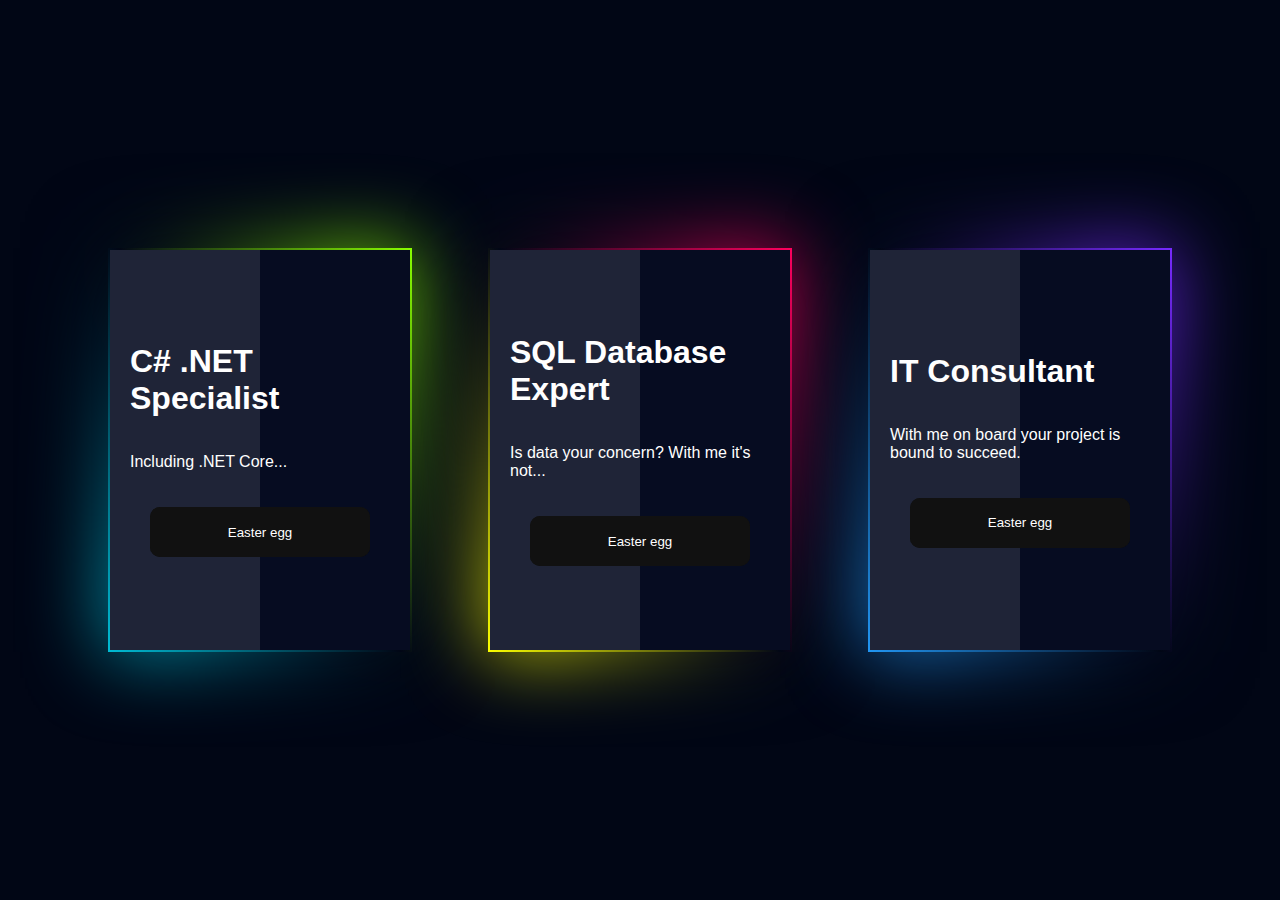
<file: index.html>
<!DOCTYPE html>
<html>

<head>
  <meta name="viewport" content="width=device-width, initial-scale=1">
  <title>Three paths to success</title>
  <link rel="stylesheet" type="text/css" href="css/style.css">
  <link rel="stylesheet" type="text/css" href="css/glow.css">
</head>

<body>
  <div class="box">
    <div class="glass"></div>
    <div class="content">
      <h1>C# .NET Specialist</h1>
      <br></br>
      <p>Including .NET Core...</p>
      <br></br>
      <div style="text-align:center;">
        <button class="glow-on-hover" type="button" onclick="location.href='oasis.html';">Easter egg</button>
      </div>
    </div>
  </div>
  <div class="box">
    <div class="glass"></div>
    <div class="content">
      <h1>SQL Database Expert</h1>
      <br></br>
      <p>Is data your concern? With me it's not...</p>
      <br></br>
      <div style="text-align:center;">
        <button class="glow-on-hover" type="button" onclick="location.href='bay.html';">Easter egg</button>
      </div>
    </div>
  </div>
  <div class="box">
    <div class="glass"></div>
    <div class="content">
      <h1>IT Consultant</h1>
      <br></br>
      <p>With me on board your project is bound to succeed.</p>
      <br></br>
            <div style="text-align:center;">
        <button class="glow-on-hover" type="button" onclick="location.href='pool.html';">Easter egg</button>
      </div>
    </div>
  </div>
</body>

</html>
</file>
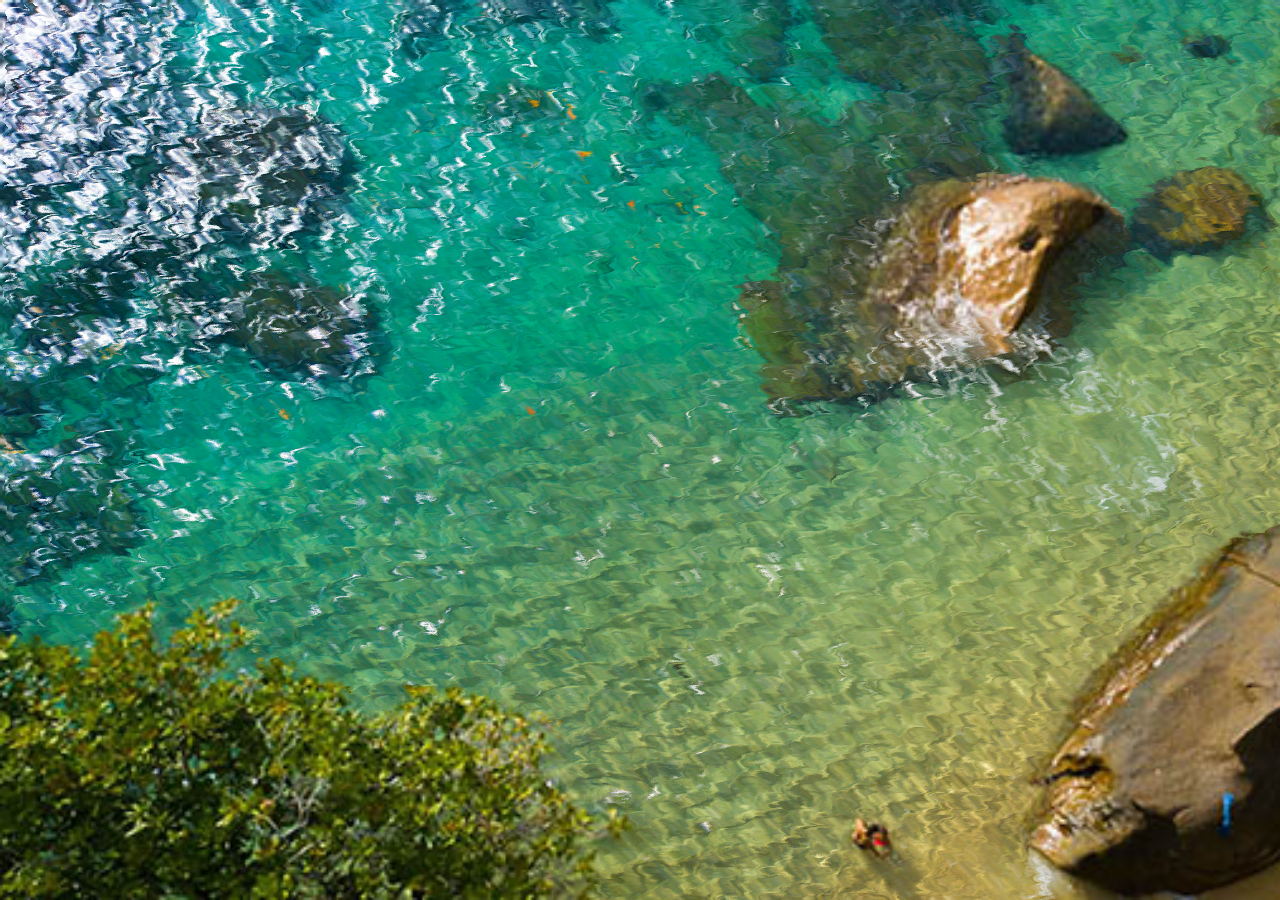
<file: bay.html>
<!DOCTYPE html>
<html>
  <head>
    <meta charset="UTF-8" />
    <link rel="stylesheet" type="text/css" href="css/bay.css" />
  </head>
  <body>

    <div class="background">
      <div class="water"></div>
    </div>
    
    <svg>
      <filter id="turbulence" x="0" y="0" width="100%" height="100%">
        <feTurbulence id="sea-filter" numOctaves="3" seed="2" baseFrequency="0.02 0.05"></feTurbulence>
        <feDisplacementMap scale="20" in="SourceGraphic"></feDisplacementMap>
        <animate xlink:href="#sea-filter" attributeName="baseFrequency" dur="60s" 
        keyTimes="0;0.5;1" values="0.02 0.06;0.04 0.08;0.02 0.06" repeatCount="indefinite"/>
      </filter>
    </svg>

  </body>
</html>
</file>
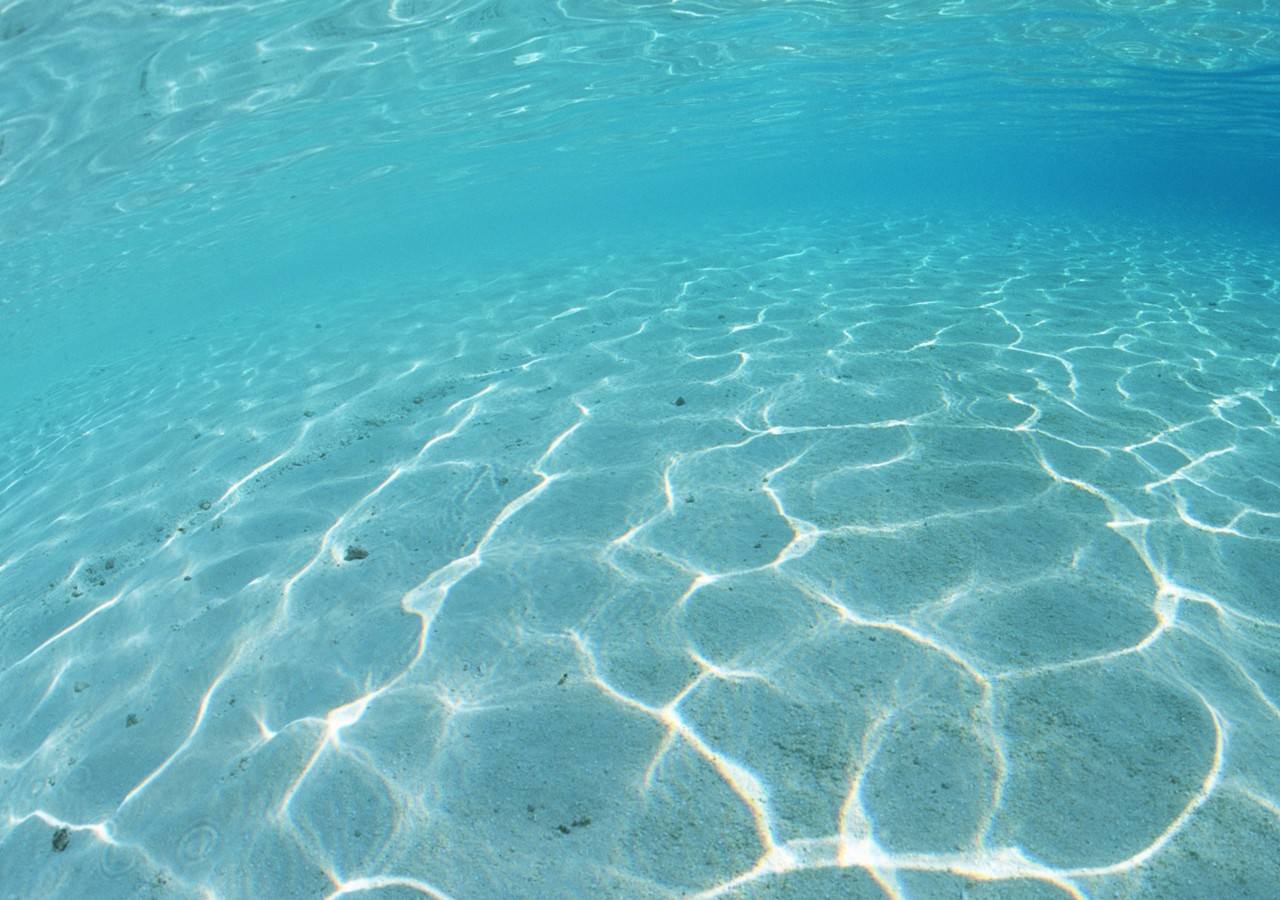
<file: pool.html>
<!DOCTYPE html>
<html>

<head>
  <meta charset="UTF-8">
  <title>WebGL Swimming Pool</title>
  <link media="screen" href="css/demo.css" type="text/css" rel="stylesheet" />
  <script type="text/javascript" src="js/jquery.js"></script>
  <style>
    * { margin: 0; padding: 0; }
html {
  height: 100%;
}
body {
  color: #fff;
  background-image: url(images/bg2.jpg);
  height: 100%;
  text-align: center;
}

body:before {
  content: '';
  display: inline-block;
  vertical-align: middle;
  height: 100%;
}

h1 {
  font-size: 32px;
}
h2 {
  font-size: 18px;
  margin-top: 6px;
}
p {
  text-align: left;
  margin-top: 20px;
}
a {
  color: #ff6800;
}
pre {
  text-align: left;
  margin-top: 20px;
}

.error {
  display: none;
  position: fixed;
  bottom: 0;
  left: 0;
  background: #000;
  color: #f00;
  padding: 5px;
  max-width: 50%;
}

.disable {
  position: fixed;
  bottom: 0;
  right: 0;
  max-width: 50%;
}

</style>
</head>

<body>
  <script type="text/javascript" src="js/jquery.js"></script>
  <script src="js/jquery.ripples.js"></script>
  <script>
  $(document).ready(function() {
    try {
      $('body').ripples({
        resolution: 512,
        dropRadius: 20, //px
        perturbance: 0.04,
      });
      $('main').ripples({
        resolution: 128,
        dropRadius: 10, //px
        perturbance: 0.04,
      });
    } catch (e) {
      $('.error').show().text(e);
    }

    $('.disable').show().on('click', function() {
      $('body, main').ripples('destroy');
      $(this).hide();
    });

    // Automatic drops
    setInterval(function() {
      var $el = $('main');
      var x = Math.random() * $el.outerWidth();
      var y = Math.random() * $el.outerHeight();
      var dropRadius = 20;
      var strength = 0.04 + Math.random() * 0.04;

      $el.ripples('drop', x, y, dropRadius, strength);
    }, 400);
  });
  </script>
</body>

</html>
</file>
<file: css/style.css>
* {
  margin: 0;
  padding: 0;
  boz-sizing: border-box;
}

body {
  display: flex;
  justify-content: center;
  align-items: center;
  min-height: 100vh;
  flex-wrap: wrap;
  background: #010615;
  font-family: Arial;
}

.box {
  position: relative;
  width: 300px;
  height: 400px;
  display: flex;
  justify-content: center;
  align-items: center;
  background: #060c21;
  margin: 40px;
}

.box::before {
  content: '';
  position: absolute;
  top: -2px;
  left: -2px;
  right: -2px;
  bottom: -2px;
  background: #fff;
  z-index: -1;
}

.box::after {
  content: '';
  position: absolute;
  top: -2px;
  left: -2px;
  right: -2px;
  bottom: -2px;
  background: #fff;
  z-index: -2;
  filter: blur(40px);
}

.box:hover {
	
}

.box:nth-child(1)::after,
.box:nth-child(1)::before {
  background: linear-gradient(235deg, #89ff00, #010615, #00bcd4);
  animation: anim 2s linear;
}
.box:nth-child(2)::after,
.box:nth-child(2)::before {
  background: linear-gradient(235deg, #ff005e, #010615, #fbff00);
  animation: anim 2s linear;
}
.box:nth-child(3)::after,
.box:nth-child(3)::before {
  background: linear-gradient(235deg, #772aff, #010615, #2196f3);
  animation: anim 2s linear;
}

.box .glass {
  position: absolute;
  top: 0;
  left: 0;
  width: 50%;
  height: 100%;
  display: block;
  background: rgba(255,255,255,.1);
  pointer-events:none;
}

.box .content {
  padding: 20px;
  color: #fff;
}

@keyframes anim {
  0%,100% {
    opacity: 1;
  }
  50% {
    opacity: 0;
  }
}
</file>
<file: css/glow.css>
.glow-on-hover {
    width: 220px;
    height: 50px;
    border: none;
    outline: none;
    color: #fff;
    background: #111;
    cursor: pointer;
    position: relative;
    z-index: 0;
    border-radius: 10px;
}

.glow-on-hover:before {
    content: '';
    background: linear-gradient(45deg, #ff0000, #ff7300, #fffb00, #48ff00, #00ffd5, #002bff, #7a00ff, #ff00c8, #ff0000);
    position: absolute;
    top: -2px;
    left:-2px;
    background-size: 400%;
    z-index: -1;
    filter: blur(5px);
    width: calc(100% + 4px);
    height: calc(100% + 4px);
    animation: glowing 20s linear infinite;
    opacity: 0;
    transition: opacity .3s ease-in-out;
    border-radius: 10px;
}

.glow-on-hover:active {
    color: #000
}

.glow-on-hover:active:after {
    background: transparent;
}

.glow-on-hover:hover:before {
    opacity: 1;
}

.glow-on-hover:after {
    z-index: -1;
    content: '';
    position: absolute;
    width: 100%;
    height: 100%;
    background: #111;
    left: 0;
    top: 0;
    border-radius: 10px;
}

@keyframes glowing {
    0% { background-position: 0 0; }
    50% { background-position: 400% 0; }
    100% { background-position: 0 0; }
}
</file>
<file: css/bay.css>
body {
  margin: 0;
  height: 100vh;/*356px;*/
  width: 100vh;/*634px;*/
}

.background {
  position: absolute;
  top: 0;
  left: 0;
  height: 100%;/*356px;*/
  width: 100%;/*634px;*/
  background-image: url("../images/sea.jpg");
  background-size: cover;
}

.background .water {
  position: absolute;
  background-image: url("../images/sea-map.png");
  background-size: cover;
  top:0;
  left:0;
  height: 100%;
  width: 100%;
  filter: url("#turbulence");
}
</file>
<file: css/demo.css>
#demo_navi {
	z-index: 99999;
	position: fixed;
	top: 0px;
	height: 50px;
	width: 100%;
	background: url(../images/bar_bg.png);
	border-bottom: 1px solid #0d0d0d;
	box-shadow: 0px 2px 15px rgba( 0, 0, 0, 0.6);
}

#demo_navi a {
	text-decoration: none;
}

#demo_navi  .logo {
  white-space: nowrap;
	background: url(../images/logo_add.png) no-repeat;
	font-size: 30px;
	padding: 0px 0px 0px 70px;
	line-height: 50px;
	color: #eeeeee;
	/*font-weight: ;*/
	text-shadow: 0px 1px 1px #000;
	float: left;
	font-family: "Pontano Sans", Helvetica;
}

#demo_navi  .demo {
	font-size: 12px;
	font-family: "Pontano Sans", Helvetica;
	padding: 0px 6px 0px 4px;
	line-height: 20px;
	margin-bottom: 13px;
	color: #eeeeee;
    /*font-weight: ;*/
	text-shadow: 0px 1px 0px #000;
	float: left;
}

#demo_navi  .name {
    white-space: nowrap; 
    overflow: hidden;
	font-size: 18px;
	padding: 0px 20px 0px 0px;
	line-height: 48px;
	color: #eeeeee;
    /*font-weight: ;*/
	text-shadow: 0px 1px 0px #000;
	float: right;
	font-family: "Pontano Sans", Helvetica;
}

#controls {
  position: fixed;
  top: 130px;
  right: 1.1em;
  z-index: 10;
  background: #fff;
  padding: 1em 1em;
  opacity: .7;
  border-top: solid .4em #444;
  border-bottom: solid .4em #444;
}
#controls label {
  display: block;
  margin: 1em 0;
}
#controls label span {
  display: inline-block;
  min-width: 3.5em;
}
#controls label input {
  font-family: 'Montserrat';
  font-size: 12pt;
  padding-bottom: .2em;
  width: 10em;
  border: none;
  border-bottom: solid 1px #999;
  color: #000;
  outline: none;
  webkit-appearance: none;
}
#controls p {
  text-align: right;
  font-size: 80%;
  margin: 1em 0 .5em 0;
}
#controls p.error {
  color: #b00;
}

.close {
    background-color: rgba(47, 47, 47, 0.9);
    height: 24px;
    line-height: 24px;
    position: absolute;
    right: 0px;
	cursor: pointer;
    font-weight: bold;
    text-align: center;
    text-decoration: none;
	color: rgba(255, 255, 255, 0.9);
    font-size: 14px;
    top: 0px;
    width: 24px;
}
.close:hover {
    background-color: rgba(195, 228, 37, 1);
}


a.small {
    font-size:12px;
}

a.medium {
    font-size:14px;
}

a.big {
    font-size:18px;
}

a.otherbuttons {
  display: inline-block;
  text-decoration: none;
  font-family: Arial, Helvetica, sans-serif;
  color: #ffffff;
  padding: 8px 12px;
  background: -moz-linear-gradient(
    top,
    #6b6b6b 0%,
    #242424);
  background: -webkit-gradient(
    linear, left top, left bottom, 
    from(#6b6b6b),
    to(#242424));
  border-radius: 3px;
  -moz-border-radius: 3px;
  -webkit-border-radius: 3px;
  border: 1px solid #000;
  -moz-box-shadow:
    0px 1px 3px rgba(000,000,000,0.5),
    inset 0px 0px 1px rgba(255,255,255,0.7);
  -webkit-box-shadow:
    0px 1px 3px rgba(000,000,000,0.5),
    inset 0px 0px 1px rgba(255,255,255,0.7);
  text-shadow:
    0px -1px 0px rgba(000,000,000,0.4),
    0px 1px 0px rgba(255,255,255,0.3);
  margin: 10px 5px;
}

a.greenotherb:hover {
  background: -moz-linear-gradient(
    top,
    #bbd624 0%,
    #689425);
  background: -webkit-gradient(
    linear, left top, left bottom, 
    from(#bbd624),
    to(#689425));
  border-radius: 2px;
  -moz-border-radius: 2px;
  -webkit-border-radius: 2px;
  border: 1px solid #507d15;
  -moz-box-shadow:
    0px 1px 3px rgba(000,000,000,0.5),
    inset 0px 0px 1px rgba(255,255,255,0.7);
  -webkit-box-shadow:
    0px 1px 3px rgba(000,000,000,0.5),
    inset 0px 0px 1px rgba(255,255,255,0.7);
  text-shadow:
    0px -1px 0px rgba(000,000,000,0.2),
    0px 1px 0px rgba(255,255,255,0.3);
}

a.redotherb:hover {
  background: -moz-linear-gradient(
    top,
    #f03554 0%,
    #942538);
  background: -webkit-gradient(
    linear, left top, left bottom, 
    from(#f03554),
    to(#942538));
  border-radius: 2px;
  -moz-border-radius: 2px;
  -webkit-border-radius: 2px;
  border: 1px solid #7d1515;
  -moz-box-shadow:
    0px 1px 3px rgba(000,000,000,0.5),
    inset 0px 0px 1px rgba(255,255,255,0.7);
  -webkit-box-shadow:
    0px 1px 3px rgba(000,000,000,0.5),
    inset 0px 0px 1px rgba(255,255,255,0.7);
  text-shadow:
    0px -1px 0px rgba(000,000,000,0.2),
    0px 1px 0px rgba(255,255,255,0.3);
}
</file>
